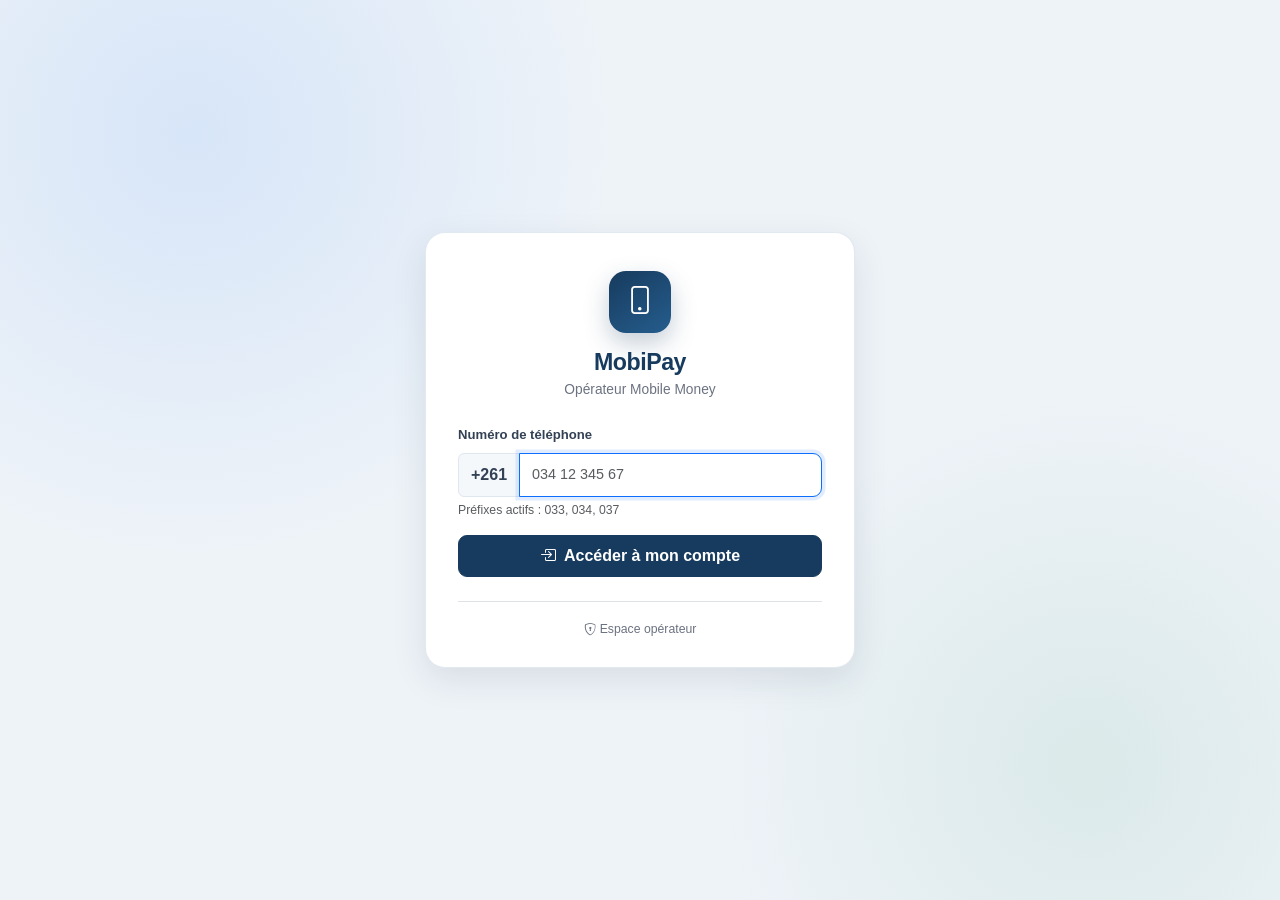
<file: TEMPLATES/index.html>
<!doctype html>
<html lang="fr">
<head>
  <meta charset="utf-8">
  <meta name="viewport" content="width=device-width, initial-scale=1">
  <meta name="description" content="Prototype HTML Bootstrap d'un opérateur Mobile Money">
  <title>Connexion | MobiPay</title>
  <link href="https://cdn.jsdelivr.net/npm/bootstrap@5.3.3/dist/css/bootstrap.min.css" rel="stylesheet">
  <link href="https://cdn.jsdelivr.net/npm/bootstrap-icons@1.11.3/font/bootstrap-icons.min.css" rel="stylesheet">
  <link href="assets/css/style.css" rel="stylesheet">
</head>
<body data-page="login" class="">

<main class="login-page">
  <section class="login-card" aria-labelledby="login-title">
    <div class="text-center mb-4">
      <div class="brand-mark"><i class="bi bi-phone"></i></div>
      <div class="brand-name" id="login-title">MobiPay</div>
      <div class="brand-subtitle">Opérateur Mobile Money</div>
    </div>

    <form id="login-form" novalidate>
      <div class="mb-3">
        <label class="form-label" for="phone">Numéro de téléphone</label>
        <div class="input-group">
          <span class="input-group-text">+261</span>
          <input class="form-control" id="phone" type="tel" inputmode="numeric" placeholder="034 12 345 67" maxlength="14" autocomplete="tel" required autofocus>
        </div>
        <div id="prefix-hint" class="form-text">Préfixes actifs : 033, 034, 037</div>
        <div id="phone-error" class="small text-danger mt-2 d-none" role="alert"></div>
      </div>

      <button class="btn btn-mp w-100" type="submit">
        <i class="bi bi-box-arrow-in-right me-2"></i>Accéder à mon compte
      </button>
    </form>

    <div class="text-center border-top mt-4 pt-3">
      <a class="small text-decoration-none text-mp-muted" href="admin/dashboard.html">
        <i class="bi bi-shield-lock me-1"></i>Espace opérateur
      </a>
    </div>
  </section>
</main>

  <script src="https://cdn.jsdelivr.net/npm/bootstrap@5.3.3/dist/js/bootstrap.bundle.min.js"></script>
  <script src="assets/js/app.js"></script>
</body>
</html>
</file>
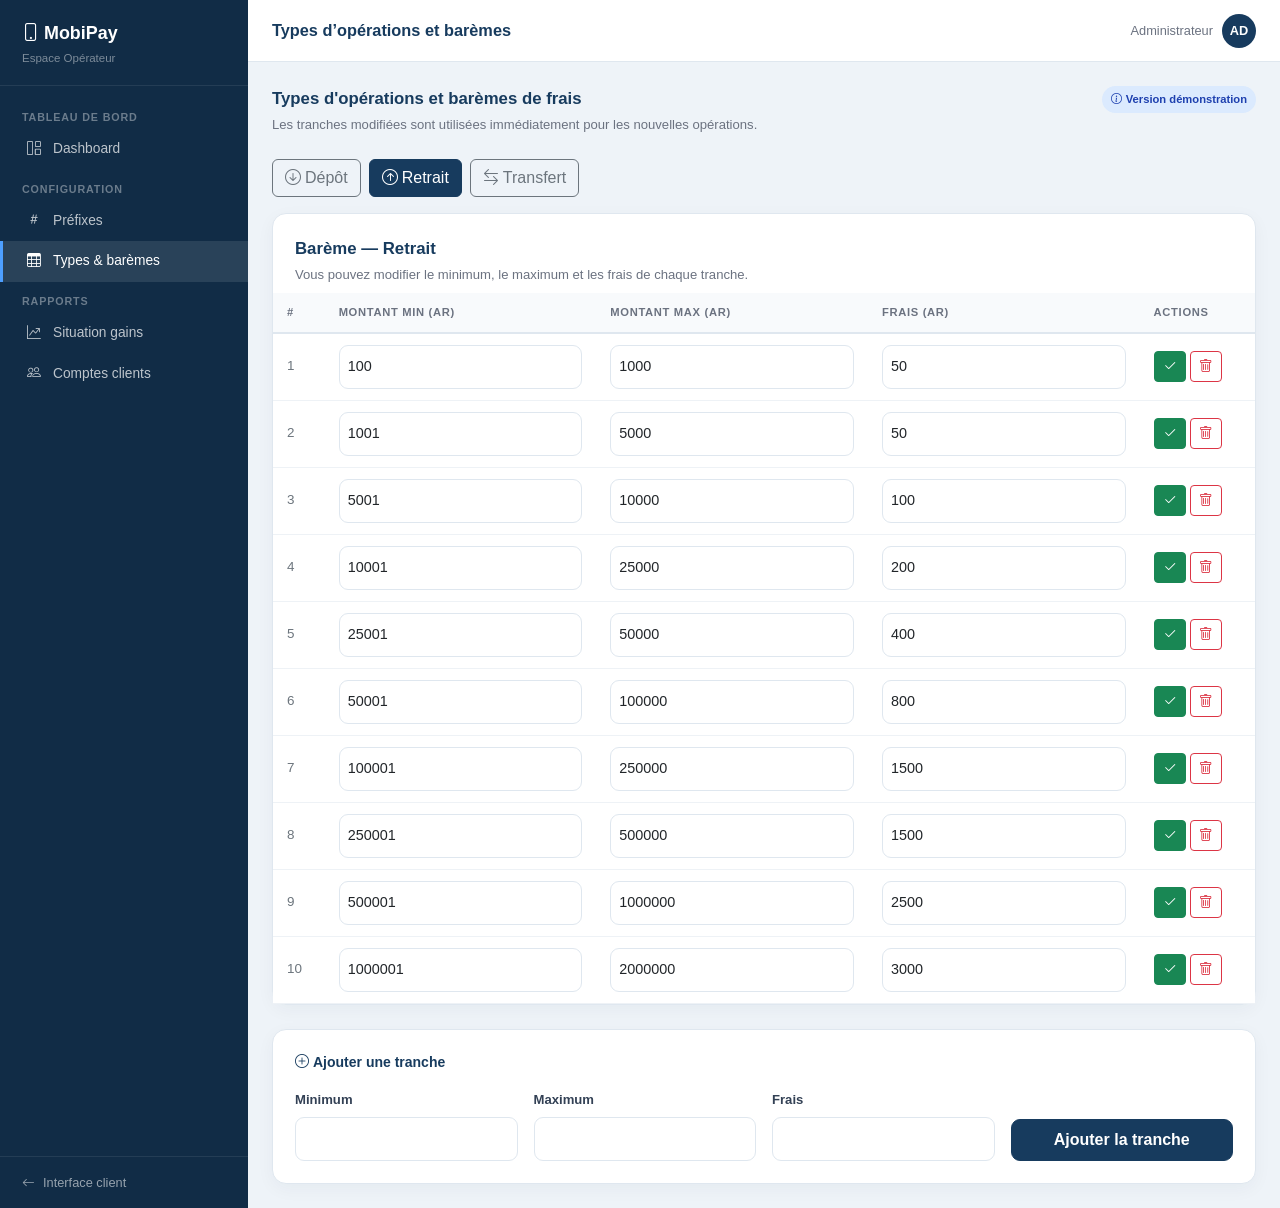
<file: TEMPLATES/admin/baremes.html>
<!doctype html>
<html lang="fr">
<head>
  <meta charset="utf-8">
  <meta name="viewport" content="width=device-width, initial-scale=1">
  <meta name="description" content="Prototype HTML Bootstrap d'un opérateur Mobile Money">
  <title>Types et barèmes | MobiPay</title>
  <link href="https://cdn.jsdelivr.net/npm/bootstrap@5.3.3/dist/css/bootstrap.min.css" rel="stylesheet">
  <link href="https://cdn.jsdelivr.net/npm/bootstrap-icons@1.11.3/font/bootstrap-icons.min.css" rel="stylesheet">
  <link href="../assets/css/style.css" rel="stylesheet">
</head>
<body data-page="admin-baremes" class="">

<div class="admin-layout">
  
<aside class="admin-sidebar">
  <div class="admin-logo"><strong><i class="bi bi-phone me-1"></i>MobiPay</strong><small>Espace Opérateur</small></div>
  <nav class="admin-nav">
    <div class="admin-nav-label">Tableau de bord</div>
    <a href="dashboard.html" class=""><i class="bi bi-grid-1x2"></i>Dashboard</a>
    <div class="admin-nav-label">Configuration</div>
    <a href="prefixes.html" class=""><i class="bi bi-hash"></i>Préfixes</a>
    <a href="baremes.html" class="active"><i class="bi bi-table"></i>Types & barèmes</a>
    <div class="admin-nav-label">Rapports</div>
    <a href="gains.html" class=""><i class="bi bi-graph-up-arrow"></i>Situation gains</a>
    <a href="comptes.html" class=""><i class="bi bi-people"></i>Comptes clients</a>
  </nav>
  <div class="admin-sidebar-footer"><a href="../index.html"><i class="bi bi-arrow-left me-2"></i>Interface client</a></div>
</aside>
  <div class="sidebar-backdrop" data-sidebar-toggle></div>
  <div class="admin-main">
    <header class="admin-topbar">
      <div class="d-flex align-items-center gap-2">
        <button class="btn btn-sm btn-outline-secondary sidebar-toggle" type="button" data-sidebar-toggle aria-label="Ouvrir le menu"><i class="bi bi-list"></i></button>
        <div class="admin-page-title">Types d’opérations et barèmes</div>
      </div>
      <div class="admin-user"><span>Administrateur</span><div class="admin-avatar">AD</div></div>
    </header>
    <main class="admin-content">
<div class="d-flex flex-wrap align-items-start justify-content-between gap-3 mb-4">
  <div><div class="mp-section-title">Types d'opérations et barèmes de frais</div><div class="mp-section-subtitle mt-1">Les tranches modifiées sont utilisées immédiatement pour les nouvelles opérations.</div></div>
  <span class="badge-soft-primary"><i class="bi bi-info-circle"></i>Version démonstration</span>
</div>
<div class="d-flex flex-wrap gap-2 mb-3">
  <button class="btn btn-outline-secondary month-button" data-operation-tab="depot"><i class="bi bi-arrow-down-circle me-1"></i>Dépôt</button>
  <button class="btn btn-outline-secondary month-button active" data-operation-tab="retrait"><i class="bi bi-arrow-up-circle me-1"></i>Retrait</button>
  <button class="btn btn-outline-secondary month-button" data-operation-tab="transfert"><i class="bi bi-arrow-left-right me-1"></i>Transfert</button>
</div>
<section class="mp-card mb-4">
  <div class="mp-card-body pb-2"><div id="scale-title" class="mp-section-title">Barème — Retrait</div><div class="mp-section-subtitle mt-1">Vous pouvez modifier le minimum, le maximum et les frais de chaque tranche.</div></div>
  <div class="table-responsive"><table class="table table-mp align-middle"><thead><tr><th>#</th><th>Montant min (Ar)</th><th>Montant max (Ar)</th><th>Frais (Ar)</th><th>Actions</th></tr></thead><tbody id="scale-table-body"></tbody></table></div>
</section>
<section class="mp-card">
  <div class="mp-card-body">
    <div class="fw-bold text-mp-primary mb-3"><i class="bi bi-plus-circle me-1"></i>Ajouter une tranche</div>
    <form id="scale-add-form" class="row g-3 align-items-end">
      <div class="col-md-3"><label class="form-label" for="scale-min">Minimum</label><input class="form-control" id="scale-min" type="number" min="0" required></div>
      <div class="col-md-3"><label class="form-label" for="scale-max">Maximum</label><input class="form-control" id="scale-max" type="number" min="0" required></div>
      <div class="col-md-3"><label class="form-label" for="scale-fee">Frais</label><input class="form-control" id="scale-fee" type="number" min="0" required></div>
      <div class="col-md-3 d-grid"><button class="btn btn-mp" type="submit">Ajouter la tranche</button></div>
    </form>
  </div>
</section>
</main>
  </div>
</div>
  <script src="https://cdn.jsdelivr.net/npm/bootstrap@5.3.3/dist/js/bootstrap.bundle.min.js"></script>
  <script src="../assets/js/app.js"></script>
</body>
</html>
</file>
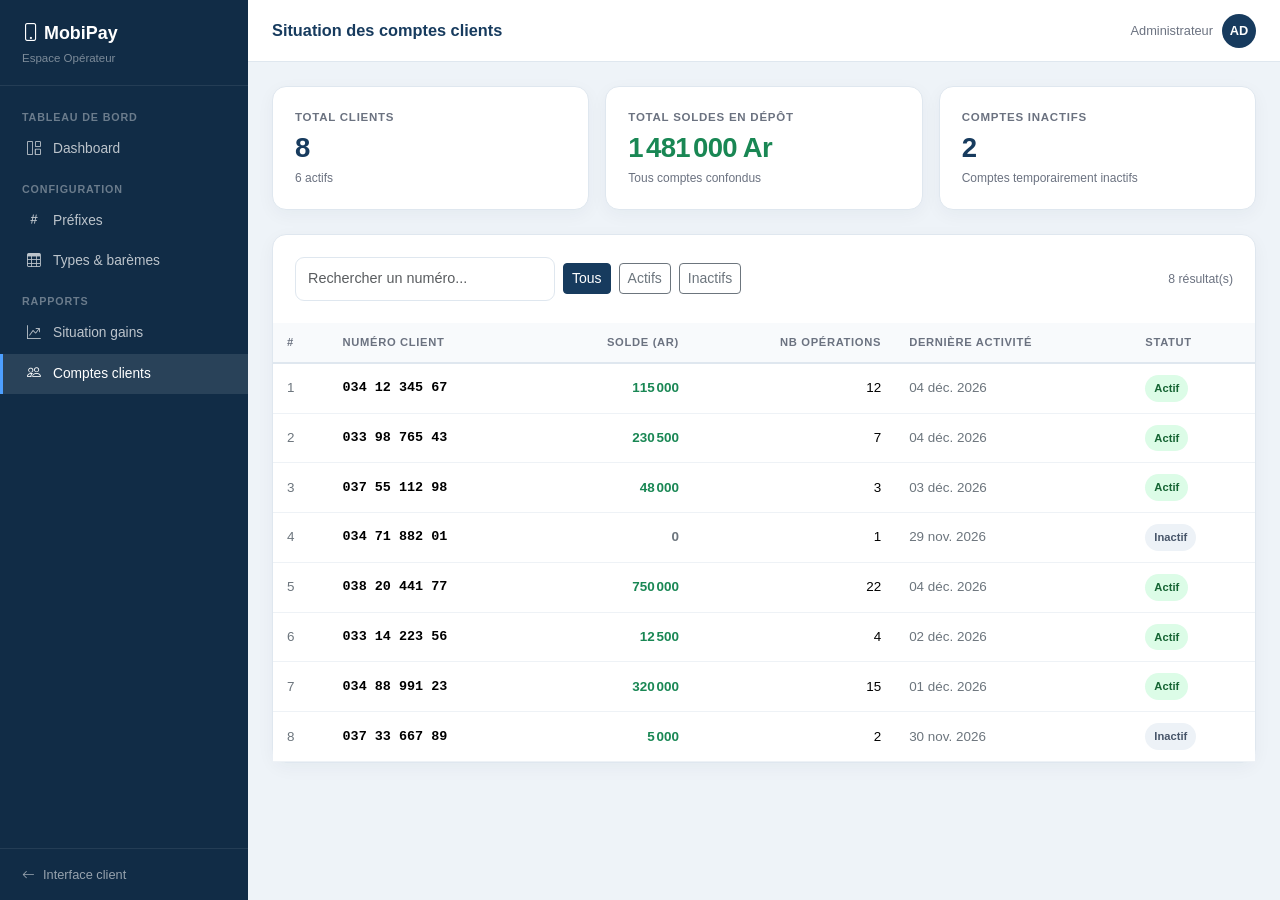
<file: TEMPLATES/admin/comptes.html>
<!doctype html>
<html lang="fr">
<head>
  <meta charset="utf-8">
  <meta name="viewport" content="width=device-width, initial-scale=1">
  <meta name="description" content="Prototype HTML Bootstrap d'un opérateur Mobile Money">
  <title>Situation des comptes clients | MobiPay</title>
  <link href="https://cdn.jsdelivr.net/npm/bootstrap@5.3.3/dist/css/bootstrap.min.css" rel="stylesheet">
  <link href="https://cdn.jsdelivr.net/npm/bootstrap-icons@1.11.3/font/bootstrap-icons.min.css" rel="stylesheet">
  <link href="../assets/css/style.css" rel="stylesheet">
</head>
<body data-page="admin-comptes" class="">

<div class="admin-layout">
  
<aside class="admin-sidebar">
  <div class="admin-logo"><strong><i class="bi bi-phone me-1"></i>MobiPay</strong><small>Espace Opérateur</small></div>
  <nav class="admin-nav">
    <div class="admin-nav-label">Tableau de bord</div>
    <a href="dashboard.html" class=""><i class="bi bi-grid-1x2"></i>Dashboard</a>
    <div class="admin-nav-label">Configuration</div>
    <a href="prefixes.html" class=""><i class="bi bi-hash"></i>Préfixes</a>
    <a href="baremes.html" class=""><i class="bi bi-table"></i>Types & barèmes</a>
    <div class="admin-nav-label">Rapports</div>
    <a href="gains.html" class=""><i class="bi bi-graph-up-arrow"></i>Situation gains</a>
    <a href="comptes.html" class="active"><i class="bi bi-people"></i>Comptes clients</a>
  </nav>
  <div class="admin-sidebar-footer"><a href="../index.html"><i class="bi bi-arrow-left me-2"></i>Interface client</a></div>
</aside>
  <div class="sidebar-backdrop" data-sidebar-toggle></div>
  <div class="admin-main">
    <header class="admin-topbar">
      <div class="d-flex align-items-center gap-2">
        <button class="btn btn-sm btn-outline-secondary sidebar-toggle" type="button" data-sidebar-toggle aria-label="Ouvrir le menu"><i class="bi bi-list"></i></button>
        <div class="admin-page-title">Situation des comptes clients</div>
      </div>
      <div class="admin-user"><span>Administrateur</span><div class="admin-avatar">AD</div></div>
    </header>
    <main class="admin-content">
<div class="row g-3 mb-4">
  <div class="col-md-4"><section class="mp-card mp-card-body h-100"><div class="stat-label">Total clients</div><div id="clients-total" class="stat-value">0</div><div id="clients-active" class="stat-sub">0 actifs</div></section></div>
  <div class="col-md-4"><section class="mp-card mp-card-body stat-success h-100"><div class="stat-label">Total soldes en dépôt</div><div id="clients-balances" class="stat-value">0 Ar</div><div class="stat-sub">Tous comptes confondus</div></section></div>
  <div class="col-md-4"><section class="mp-card mp-card-body h-100"><div class="stat-label">Comptes inactifs</div><div id="clients-inactive" class="stat-value">0</div><div class="stat-sub">Comptes temporairement inactifs</div></section></div>
</div>
<section class="mp-card">
  <div class="mp-card-body d-flex flex-wrap align-items-center gap-2">
    <input id="client-search" class="form-control" style="max-width:260px" placeholder="Rechercher un numéro...">
    <button class="btn btn-sm btn-outline-secondary month-button active" data-client-status="tous">Tous</button>
    <button class="btn btn-sm btn-outline-secondary month-button" data-client-status="actif">Actifs</button>
    <button class="btn btn-sm btn-outline-secondary month-button" data-client-status="inactif">Inactifs</button>
    <span id="clients-count" class="ms-auto small text-mp-muted">0 résultat</span>
  </div>
  <div class="table-responsive"><table class="table table-mp align-middle"><thead><tr><th>#</th><th>Numéro client</th><th class="text-end">Solde (Ar)</th><th class="text-end">Nb opérations</th><th>Dernière activité</th><th>Statut</th></tr></thead><tbody id="client-table-body"></tbody></table></div>
</section>
</main>
  </div>
</div>
  <script src="https://cdn.jsdelivr.net/npm/bootstrap@5.3.3/dist/js/bootstrap.bundle.min.js"></script>
  <script src="../assets/js/app.js"></script>
</body>
</html>
</file>
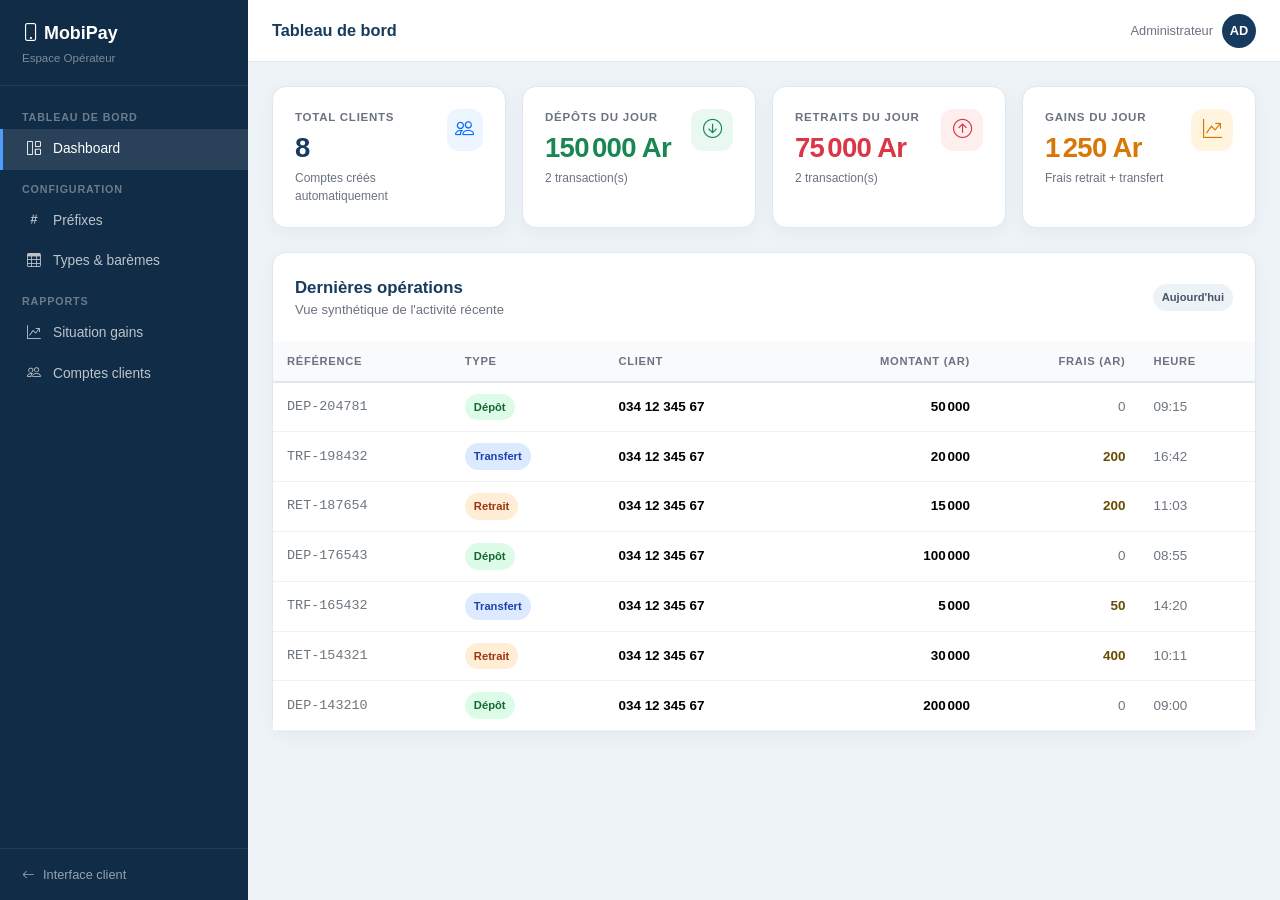
<file: TEMPLATES/admin/dashboard.html>
<!doctype html>
<html lang="fr">
<head>
  <meta charset="utf-8">
  <meta name="viewport" content="width=device-width, initial-scale=1">
  <meta name="description" content="Prototype HTML Bootstrap d'un opérateur Mobile Money">
  <title>Tableau de bord | MobiPay</title>
  <link href="https://cdn.jsdelivr.net/npm/bootstrap@5.3.3/dist/css/bootstrap.min.css" rel="stylesheet">
  <link href="https://cdn.jsdelivr.net/npm/bootstrap-icons@1.11.3/font/bootstrap-icons.min.css" rel="stylesheet">
  <link href="../assets/css/style.css" rel="stylesheet">
</head>
<body data-page="admin-dashboard" class="">

<div class="admin-layout">
  
<aside class="admin-sidebar">
  <div class="admin-logo"><strong><i class="bi bi-phone me-1"></i>MobiPay</strong><small>Espace Opérateur</small></div>
  <nav class="admin-nav">
    <div class="admin-nav-label">Tableau de bord</div>
    <a href="dashboard.html" class="active"><i class="bi bi-grid-1x2"></i>Dashboard</a>
    <div class="admin-nav-label">Configuration</div>
    <a href="prefixes.html" class=""><i class="bi bi-hash"></i>Préfixes</a>
    <a href="baremes.html" class=""><i class="bi bi-table"></i>Types & barèmes</a>
    <div class="admin-nav-label">Rapports</div>
    <a href="gains.html" class=""><i class="bi bi-graph-up-arrow"></i>Situation gains</a>
    <a href="comptes.html" class=""><i class="bi bi-people"></i>Comptes clients</a>
  </nav>
  <div class="admin-sidebar-footer"><a href="../index.html"><i class="bi bi-arrow-left me-2"></i>Interface client</a></div>
</aside>
  <div class="sidebar-backdrop" data-sidebar-toggle></div>
  <div class="admin-main">
    <header class="admin-topbar">
      <div class="d-flex align-items-center gap-2">
        <button class="btn btn-sm btn-outline-secondary sidebar-toggle" type="button" data-sidebar-toggle aria-label="Ouvrir le menu"><i class="bi bi-list"></i></button>
        <div class="admin-page-title">Tableau de bord</div>
      </div>
      <div class="admin-user"><span>Administrateur</span><div class="admin-avatar">AD</div></div>
    </header>
    <main class="admin-content">
<div class="row g-3 mb-4">
  <div class="col-sm-6 col-xl-3"><section class="mp-card mp-card-body h-100"><div class="d-flex justify-content-between"><div><div class="stat-label">Total clients</div><div id="stat-clients" class="stat-value">0</div><div class="stat-sub">Comptes créés automatiquement</div></div><div class="stat-icon"><i class="bi bi-people"></i></div></div></section></div>
  <div class="col-sm-6 col-xl-3"><section class="mp-card mp-card-body h-100 stat-success"><div class="d-flex justify-content-between"><div><div class="stat-label">Dépôts du jour</div><div id="stat-deposits" class="stat-value">0 Ar</div><div id="stat-deposits-sub" class="stat-sub">0 transaction</div></div><div class="stat-icon"><i class="bi bi-arrow-down-circle"></i></div></div></section></div>
  <div class="col-sm-6 col-xl-3"><section class="mp-card mp-card-body h-100 stat-danger"><div class="d-flex justify-content-between"><div><div class="stat-label">Retraits du jour</div><div id="stat-withdrawals" class="stat-value">0 Ar</div><div id="stat-withdrawals-sub" class="stat-sub">0 transaction</div></div><div class="stat-icon"><i class="bi bi-arrow-up-circle"></i></div></div></section></div>
  <div class="col-sm-6 col-xl-3"><section class="mp-card mp-card-body h-100 stat-warning"><div class="d-flex justify-content-between"><div><div class="stat-label">Gains du jour</div><div id="stat-gains" class="stat-value">0 Ar</div><div class="stat-sub">Frais retrait + transfert</div></div><div class="stat-icon"><i class="bi bi-graph-up-arrow"></i></div></div></section></div>
</div>
<section class="mp-card">
  <div class="mp-card-body d-flex align-items-center justify-content-between gap-3"><div><div class="mp-section-title">Dernières opérations</div><div class="mp-section-subtitle">Vue synthétique de l'activité récente</div></div><span class="badge-soft-secondary">Aujourd'hui</span></div>
  <div class="table-responsive"><table class="table table-mp align-middle"><thead><tr><th>Référence</th><th>Type</th><th>Client</th><th class="text-end">Montant (Ar)</th><th class="text-end">Frais (Ar)</th><th>Heure</th></tr></thead><tbody id="admin-recent-operations"></tbody></table></div>
</section>
</main>
  </div>
</div>
  <script src="https://cdn.jsdelivr.net/npm/bootstrap@5.3.3/dist/js/bootstrap.bundle.min.js"></script>
  <script src="../assets/js/app.js"></script>
</body>
</html>
</file>
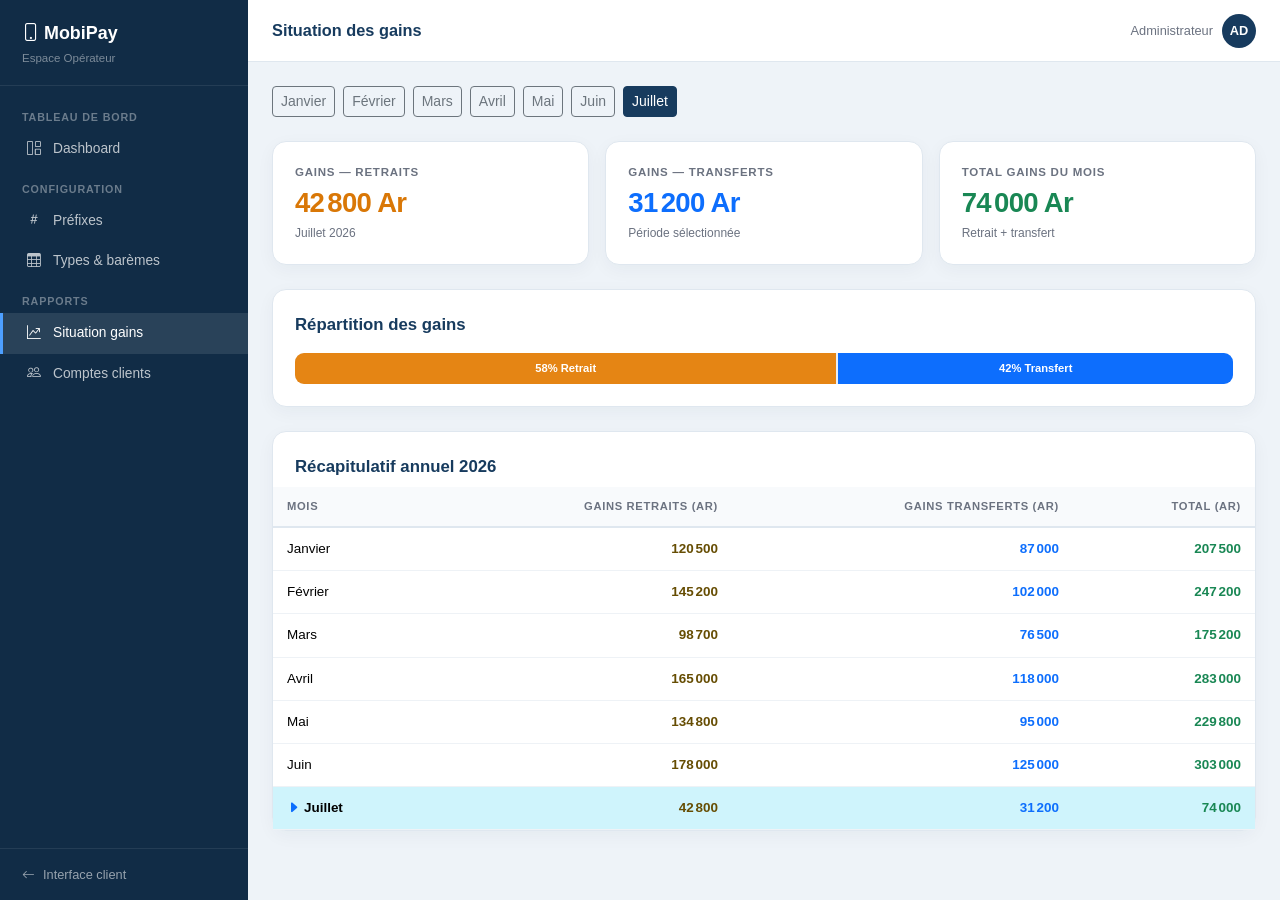
<file: TEMPLATES/admin/gains.html>
<!doctype html>
<html lang="fr">
<head>
  <meta charset="utf-8">
  <meta name="viewport" content="width=device-width, initial-scale=1">
  <meta name="description" content="Prototype HTML Bootstrap d'un opérateur Mobile Money">
  <title>Situation des gains | MobiPay</title>
  <link href="https://cdn.jsdelivr.net/npm/bootstrap@5.3.3/dist/css/bootstrap.min.css" rel="stylesheet">
  <link href="https://cdn.jsdelivr.net/npm/bootstrap-icons@1.11.3/font/bootstrap-icons.min.css" rel="stylesheet">
  <link href="../assets/css/style.css" rel="stylesheet">
</head>
<body data-page="admin-gains" class="">

<div class="admin-layout">
  
<aside class="admin-sidebar">
  <div class="admin-logo"><strong><i class="bi bi-phone me-1"></i>MobiPay</strong><small>Espace Opérateur</small></div>
  <nav class="admin-nav">
    <div class="admin-nav-label">Tableau de bord</div>
    <a href="dashboard.html" class=""><i class="bi bi-grid-1x2"></i>Dashboard</a>
    <div class="admin-nav-label">Configuration</div>
    <a href="prefixes.html" class=""><i class="bi bi-hash"></i>Préfixes</a>
    <a href="baremes.html" class=""><i class="bi bi-table"></i>Types & barèmes</a>
    <div class="admin-nav-label">Rapports</div>
    <a href="gains.html" class="active"><i class="bi bi-graph-up-arrow"></i>Situation gains</a>
    <a href="comptes.html" class=""><i class="bi bi-people"></i>Comptes clients</a>
  </nav>
  <div class="admin-sidebar-footer"><a href="../index.html"><i class="bi bi-arrow-left me-2"></i>Interface client</a></div>
</aside>
  <div class="sidebar-backdrop" data-sidebar-toggle></div>
  <div class="admin-main">
    <header class="admin-topbar">
      <div class="d-flex align-items-center gap-2">
        <button class="btn btn-sm btn-outline-secondary sidebar-toggle" type="button" data-sidebar-toggle aria-label="Ouvrir le menu"><i class="bi bi-list"></i></button>
        <div class="admin-page-title">Situation des gains</div>
      </div>
      <div class="admin-user"><span>Administrateur</span><div class="admin-avatar">AD</div></div>
    </header>
    <main class="admin-content">
<div class="d-flex flex-wrap gap-2 mb-4"><button class="btn btn-sm btn-outline-secondary month-button" data-month="Janvier">Janvier</button><button class="btn btn-sm btn-outline-secondary month-button" data-month="Février">Février</button><button class="btn btn-sm btn-outline-secondary month-button" data-month="Mars">Mars</button><button class="btn btn-sm btn-outline-secondary month-button" data-month="Avril">Avril</button><button class="btn btn-sm btn-outline-secondary month-button" data-month="Mai">Mai</button><button class="btn btn-sm btn-outline-secondary month-button" data-month="Juin">Juin</button><button class="btn btn-sm btn-outline-secondary month-button" data-month="Juillet">Juillet</button></div>
<div class="row g-3 mb-4">
  <div class="col-md-4"><section class="mp-card mp-card-body stat-warning h-100"><div class="stat-label">Gains — Retraits</div><div id="gain-withdrawal" class="stat-value">0 Ar</div><div id="gain-period-label" class="stat-sub">Juillet 2026</div></section></div>
  <div class="col-md-4"><section class="mp-card mp-card-body h-100"><div class="stat-label">Gains — Transferts</div><div id="gain-transfer" class="stat-value text-primary">0 Ar</div><div class="stat-sub">Période sélectionnée</div></section></div>
  <div class="col-md-4"><section class="mp-card mp-card-body stat-success h-100"><div class="stat-label">Total gains du mois</div><div id="gain-total" class="stat-value">0 Ar</div><div class="stat-sub">Retrait + transfert</div></section></div>
</div>
<section class="mp-card mb-4"><div class="mp-card-body"><div class="mp-section-title mb-3">Répartition des gains</div><div class="gain-bar"><div id="gain-bar-withdrawal" class="gain-withdraw">0%</div><div id="gain-bar-transfer" class="gain-transfer">0%</div></div></div></section>
<section class="mp-card"><div class="mp-card-body pb-2"><div class="mp-section-title">Récapitulatif annuel 2026</div></div><div class="table-responsive"><table class="table table-mp align-middle"><thead><tr><th>Mois</th><th class="text-end">Gains retraits (Ar)</th><th class="text-end">Gains transferts (Ar)</th><th class="text-end">Total (Ar)</th></tr></thead><tbody id="gain-table-body"></tbody></table></div></section>
</main>
  </div>
</div>
  <script src="https://cdn.jsdelivr.net/npm/bootstrap@5.3.3/dist/js/bootstrap.bundle.min.js"></script>
  <script src="../assets/js/app.js"></script>
</body>
</html>
</file>
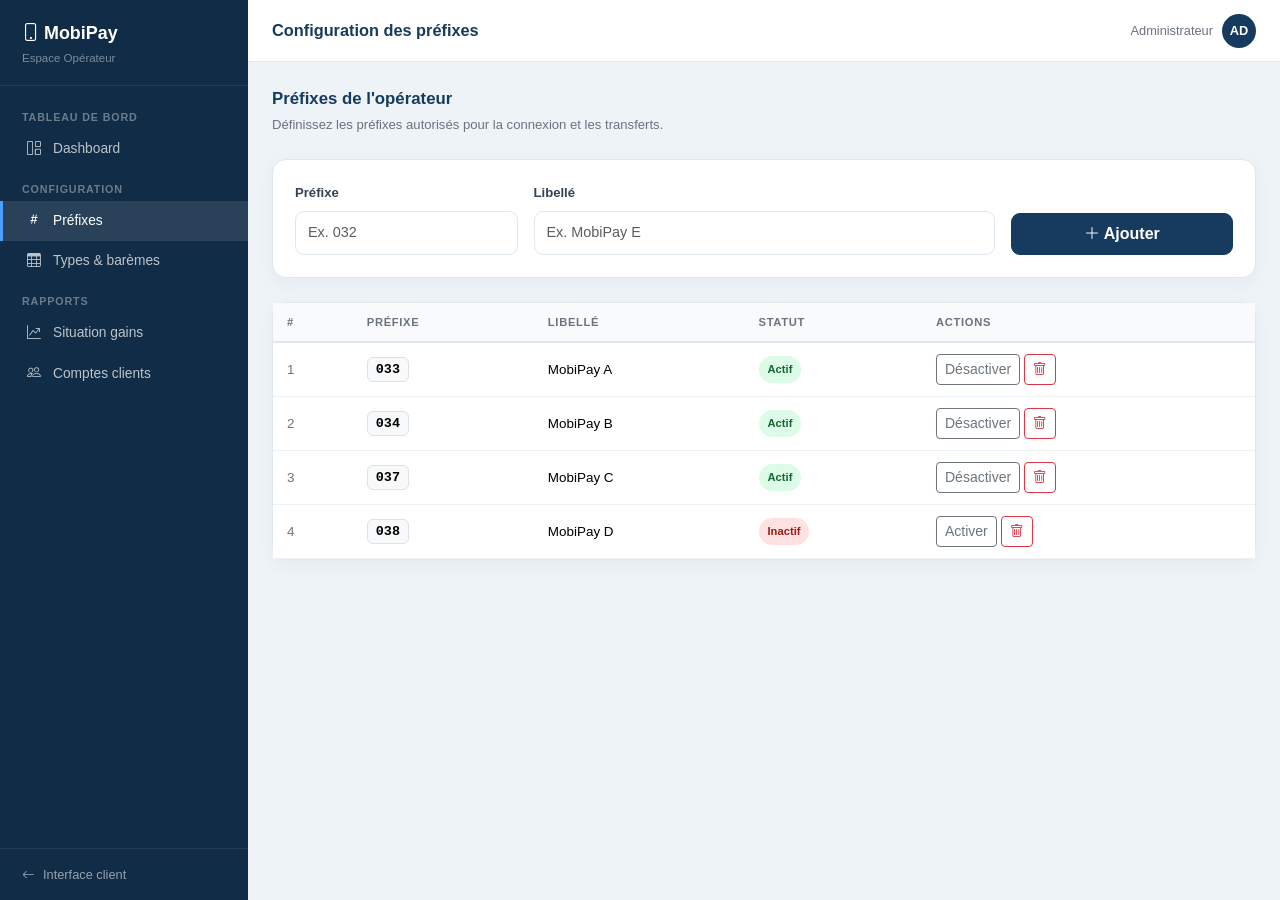
<file: TEMPLATES/admin/prefixes.html>
<!doctype html>
<html lang="fr">
<head>
  <meta charset="utf-8">
  <meta name="viewport" content="width=device-width, initial-scale=1">
  <meta name="description" content="Prototype HTML Bootstrap d'un opérateur Mobile Money">
  <title>Configuration des préfixes | MobiPay</title>
  <link href="https://cdn.jsdelivr.net/npm/bootstrap@5.3.3/dist/css/bootstrap.min.css" rel="stylesheet">
  <link href="https://cdn.jsdelivr.net/npm/bootstrap-icons@1.11.3/font/bootstrap-icons.min.css" rel="stylesheet">
  <link href="../assets/css/style.css" rel="stylesheet">
</head>
<body data-page="admin-prefixes" class="">

<div class="admin-layout">
  
<aside class="admin-sidebar">
  <div class="admin-logo"><strong><i class="bi bi-phone me-1"></i>MobiPay</strong><small>Espace Opérateur</small></div>
  <nav class="admin-nav">
    <div class="admin-nav-label">Tableau de bord</div>
    <a href="dashboard.html" class=""><i class="bi bi-grid-1x2"></i>Dashboard</a>
    <div class="admin-nav-label">Configuration</div>
    <a href="prefixes.html" class="active"><i class="bi bi-hash"></i>Préfixes</a>
    <a href="baremes.html" class=""><i class="bi bi-table"></i>Types & barèmes</a>
    <div class="admin-nav-label">Rapports</div>
    <a href="gains.html" class=""><i class="bi bi-graph-up-arrow"></i>Situation gains</a>
    <a href="comptes.html" class=""><i class="bi bi-people"></i>Comptes clients</a>
  </nav>
  <div class="admin-sidebar-footer"><a href="../index.html"><i class="bi bi-arrow-left me-2"></i>Interface client</a></div>
</aside>
  <div class="sidebar-backdrop" data-sidebar-toggle></div>
  <div class="admin-main">
    <header class="admin-topbar">
      <div class="d-flex align-items-center gap-2">
        <button class="btn btn-sm btn-outline-secondary sidebar-toggle" type="button" data-sidebar-toggle aria-label="Ouvrir le menu"><i class="bi bi-list"></i></button>
        <div class="admin-page-title">Configuration des préfixes</div>
      </div>
      <div class="admin-user"><span>Administrateur</span><div class="admin-avatar">AD</div></div>
    </header>
    <main class="admin-content">
<div class="d-flex flex-wrap align-items-start justify-content-between gap-3 mb-4">
  <div><div class="mp-section-title">Préfixes de l'opérateur</div><div class="mp-section-subtitle mt-1">Définissez les préfixes autorisés pour la connexion et les transferts.</div></div>
</div>
<section class="mp-card mb-4">
  <div class="mp-card-body">
    <form id="prefix-form" class="row g-3 align-items-end">
      <div class="col-sm-3"><label class="form-label" for="new-prefix">Préfixe</label><input class="form-control" id="new-prefix" inputmode="numeric" maxlength="3" placeholder="Ex. 032" required></div>
      <div class="col-sm-6"><label class="form-label" for="new-prefix-label">Libellé</label><input class="form-control" id="new-prefix-label" placeholder="Ex. MobiPay E" required></div>
      <div class="col-sm-3 d-grid"><button class="btn btn-mp" type="submit"><i class="bi bi-plus-lg me-1"></i>Ajouter</button></div>
    </form>
  </div>
</section>
<section class="mp-card">
  <div class="table-responsive"><table class="table table-mp align-middle"><thead><tr><th>#</th><th>Préfixe</th><th>Libellé</th><th>Statut</th><th>Actions</th></tr></thead><tbody id="prefix-table-body"></tbody></table></div>
</section>
</main>
  </div>
</div>
  <script src="https://cdn.jsdelivr.net/npm/bootstrap@5.3.3/dist/js/bootstrap.bundle.min.js"></script>
  <script src="../assets/js/app.js"></script>
</body>
</html>
</file>
<file: TEMPLATES/assets/css/style.css>
/* =========================================================
   MobiPay - Template HTML / Bootstrap
   Projet final S4 Info & Design - Juillet 2026
   ========================================================= */

:root {
  --mp-primary: #173b5e;
  --mp-primary-dark: #102a43;
  --mp-primary-light: #255d8d;
  --mp-accent: #0d6efd;
  --mp-success: #198754;
  --mp-danger: #dc3545;
  --mp-warning: #f59e0b;
  --mp-bg: #eef3f8;
  --mp-card: #ffffff;
  --mp-text: #1f2937;
  --mp-muted: #6b7280;
  --mp-border: #dfe7ef;
  --mp-sidebar: #112c46;
  --mp-radius: 14px;
  --mp-shadow: 0 12px 34px rgba(18, 41, 63, .10);
}

* { box-sizing: border-box; }

html, body { min-height: 100%; }

body {
  margin: 0;
  color: var(--mp-text);
  background: var(--mp-bg);
  font-family: "Segoe UI", Roboto, Helvetica, Arial, sans-serif;
  font-size: 14px;
}

a { color: inherit; }

.text-mp-primary { color: var(--mp-primary) !important; }
.text-mp-muted { color: var(--mp-muted) !important; }
.bg-mp-primary { background: var(--mp-primary) !important; }

/* ---------- Login ---------- */
.login-page {
  min-height: 100vh;
  display: grid;
  place-items: center;
  padding: 24px;
  background:
    radial-gradient(circle at 15% 15%, rgba(13, 110, 253, .10), transparent 32%),
    radial-gradient(circle at 85% 85%, rgba(25, 135, 84, .09), transparent 28%),
    var(--mp-bg);
}

.login-card {
  width: min(100%, 430px);
  border: 1px solid rgba(223, 231, 239, .9);
  border-radius: 20px;
  background: #fff;
  box-shadow: var(--mp-shadow);
  padding: 38px 32px 28px;
}

.brand-mark {
  width: 62px;
  height: 62px;
  border-radius: 17px;
  display: grid;
  place-items: center;
  margin-inline: auto;
  color: #fff;
  background: linear-gradient(145deg, var(--mp-primary), var(--mp-primary-light));
  font-size: 28px;
  box-shadow: 0 10px 24px rgba(23, 59, 94, .25);
}

.brand-name {
  margin-top: 12px;
  font-size: 1.45rem;
  font-weight: 800;
  color: var(--mp-primary);
  letter-spacing: -.02em;
}

.brand-subtitle { color: var(--mp-muted); font-size: .86rem; }

.form-label { font-weight: 650; color: #334155; font-size: .82rem; }
.form-control, .form-select {
  min-height: 44px;
  border-color: var(--mp-border);
  border-radius: 9px;
  font-size: .9rem;
}
.form-control:focus, .form-select:focus {
  border-color: var(--mp-accent);
  box-shadow: 0 0 0 .22rem rgba(13, 110, 253, .12);
}
.input-group-text {
  border-color: var(--mp-border);
  background: #f5f8fb;
  font-weight: 700;
  color: #334155;
}

.btn-mp {
  --bs-btn-bg: var(--mp-primary);
  --bs-btn-border-color: var(--mp-primary);
  --bs-btn-hover-bg: var(--mp-primary-light);
  --bs-btn-hover-border-color: var(--mp-primary-light);
  --bs-btn-active-bg: var(--mp-primary-dark);
  --bs-btn-active-border-color: var(--mp-primary-dark);
  --bs-btn-color: #fff;
  --bs-btn-hover-color: #fff;
  min-height: 42px;
  font-weight: 700;
  border-radius: 9px;
}

/* ---------- Shared cards ---------- */
.mp-card {
  background: var(--mp-card);
  border: 1px solid var(--mp-border);
  border-radius: var(--mp-radius);
  box-shadow: 0 5px 18px rgba(18, 41, 63, .045);
}

.mp-card-body { padding: 20px; }
.mp-section-title { color: var(--mp-primary); font-size: 1.05rem; font-weight: 800; }
.mp-section-subtitle { color: var(--mp-muted); font-size: .82rem; }

.stat-label {
  color: var(--mp-muted);
  font-size: .72rem;
  font-weight: 800;
  letter-spacing: .065em;
  text-transform: uppercase;
}
.stat-value {
  margin-top: 6px;
  color: var(--mp-primary);
  font-size: clamp(1.25rem, 2.2vw, 1.72rem);
  font-weight: 800;
  line-height: 1.15;
  letter-spacing: -.025em;
}
.stat-sub { margin-top: 5px; color: var(--mp-muted); font-size: .75rem; }
.stat-icon {
  width: 42px;
  height: 42px;
  border-radius: 12px;
  display: grid;
  place-items: center;
  font-size: 1.2rem;
  background: #edf5ff;
  color: var(--mp-accent);
}
.stat-success .stat-value { color: var(--mp-success); }
.stat-success .stat-icon { color: var(--mp-success); background: #e9f8f0; }
.stat-warning .stat-value { color: #d97706; }
.stat-warning .stat-icon { color: #d97706; background: #fff5df; }
.stat-danger .stat-value { color: var(--mp-danger); }
.stat-danger .stat-icon { color: var(--mp-danger); background: #feeeee; }

/* ---------- Client mobile shell ---------- */
.client-page {
  min-height: 100vh;
  display: grid;
  place-items: center;
  padding: 18px;
  background:
    linear-gradient(130deg, rgba(23, 59, 94, .06), transparent 35%),
    var(--mp-bg);
}

.client-shell {
  width: min(100%, 430px);
  height: min(840px, calc(100vh - 36px));
  min-height: 650px;
  display: flex;
  flex-direction: column;
  overflow: hidden;
  background: #fff;
  border: 1px solid var(--mp-border);
  border-radius: 22px;
  box-shadow: 0 18px 48px rgba(17, 44, 70, .16);
}

.client-header {
  padding: 17px 20px 15px;
  color: #fff;
  background: linear-gradient(135deg, var(--mp-primary-dark), var(--mp-primary-light));
}
.client-brand { font-size: 1.03rem; font-weight: 800; }
.client-phone { opacity: .72; font-size: .74rem; }
.client-logout { color: rgba(255, 255, 255, .72); text-decoration: none; font-size: .78rem; }
.client-logout:hover { color: #fff; }

.client-content { flex: 1; overflow-y: auto; padding: 20px; background: #fff; }
.client-content::-webkit-scrollbar { width: 6px; }
.client-content::-webkit-scrollbar-thumb { background: #d7e0e9; border-radius: 10px; }

.client-nav {
  display: grid;
  grid-template-columns: repeat(5, 1fr);
  border-top: 1px solid var(--mp-border);
  background: #fff;
}
.client-nav a {
  min-width: 0;
  padding: 9px 2px 8px;
  display: flex;
  flex-direction: column;
  align-items: center;
  gap: 2px;
  color: var(--mp-muted);
  text-decoration: none;
  font-size: .64rem;
  font-weight: 650;
}
.client-nav a i { font-size: 1.13rem; }
.client-nav a:hover, .client-nav a.active { color: var(--mp-primary); background: #f7fafc; }

.balance-hero {
  position: relative;
  overflow: hidden;
  padding: 24px;
  border-radius: 16px;
  color: #fff;
  background: linear-gradient(135deg, var(--mp-primary), #2169a4);
  box-shadow: 0 12px 25px rgba(23, 59, 94, .18);
}
.balance-hero::after {
  content: "";
  position: absolute;
  width: 145px;
  height: 145px;
  right: -55px;
  top: -65px;
  border-radius: 50%;
  background: rgba(255, 255, 255, .08);
}
.balance-label { font-size: .76rem; opacity: .72; }
.balance-value { margin-top: 4px; font-size: 2rem; font-weight: 850; letter-spacing: -.035em; }
.balance-number { margin-top: 4px; font-size: .75rem; opacity: .66; }

.quick-action {
  width: 100%;
  border: 1px solid var(--mp-border);
  border-radius: 13px;
  padding: 14px 6px;
  display: flex;
  flex-direction: column;
  align-items: center;
  gap: 6px;
  color: var(--mp-text);
  background: #f8fafc;
  text-decoration: none;
  font-size: .76rem;
  font-weight: 750;
  transition: .18s ease;
}
.quick-action i { font-size: 1.35rem; }
.quick-action.deposit i { color: var(--mp-success); }
.quick-action.withdraw i { color: #d97706; }
.quick-action.transfer i { color: var(--mp-accent); }
.quick-action:hover {
  color: #fff;
  border-color: var(--mp-primary);
  background: var(--mp-primary);
  transform: translateY(-2px);
}
.quick-action:hover i { color: #fff; }

.operation-item {
  display: flex;
  align-items: center;
  justify-content: space-between;
  gap: 12px;
  padding: 12px 14px;
  border: 1px solid #edf1f5;
  border-radius: 11px;
  background: #fafcfe;
}
.operation-icon {
  width: 36px;
  height: 36px;
  display: grid;
  place-items: center;
  flex: 0 0 36px;
  border-radius: 10px;
  background: #edf5ff;
  color: var(--mp-accent);
  font-size: 1rem;
}
.operation-icon.deposit { background: #eaf8f0; color: var(--mp-success); }
.operation-icon.withdraw { background: #fff4e5; color: #d97706; }
.operation-icon.transfer { background: #eaf2ff; color: var(--mp-accent); }
.operation-name { font-size: .82rem; font-weight: 750; }
.operation-meta { color: var(--mp-muted); font-size: .7rem; }
.operation-amount { text-align: right; font-size: .86rem; font-weight: 800; white-space: nowrap; }
.amount-positive { color: var(--mp-success); }
.amount-negative { color: var(--mp-danger); }

.page-heading { margin-bottom: 18px; }
.page-heading h1 { margin: 0 0 4px; color: var(--mp-primary); font-size: 1.03rem; font-weight: 850; }
.page-heading p { margin: 0; color: var(--mp-muted); font-size: .79rem; }

.summary-box {
  padding: 14px 15px;
  border: 1px solid #bfdbfe;
  border-radius: 11px;
  background: #eff6ff;
  font-size: .81rem;
}
.summary-box.success { border-color: #b9e5cc; background: #effaf4; }
.summary-box.warning { border-color: #fed7aa; background: #fff7ed; }
.summary-row { display: flex; justify-content: space-between; gap: 12px; padding: 2px 0; }
.summary-total { margin-top: 5px; padding-top: 7px; border-top: 1px solid currentColor; font-weight: 800; }

.success-panel { text-align: center; padding: 30px 8px; }
.success-icon {
  width: 70px;
  height: 70px;
  margin: 0 auto 15px;
  display: grid;
  place-items: center;
  border-radius: 50%;
  background: #eaf8f0;
  color: var(--mp-success);
  font-size: 2.2rem;
}

.filter-pill {
  border: 1px solid var(--mp-border);
  border-radius: 999px;
  padding: 5px 11px;
  color: var(--mp-muted);
  background: #fff;
  font-size: .73rem;
  font-weight: 750;
}
.filter-pill:hover, .filter-pill.active { border-color: var(--mp-primary); color: #fff; background: var(--mp-primary); }

/* ---------- Admin shell ---------- */
.admin-layout { min-height: 100vh; display: flex; }
.admin-sidebar {
  width: 248px;
  min-height: 100vh;
  flex: 0 0 248px;
  display: flex;
  flex-direction: column;
  color: #fff;
  background: var(--mp-sidebar);
  transition: transform .2s ease;
  z-index: 1035;
}
.admin-logo { padding: 20px 22px 17px; border-bottom: 1px solid rgba(255, 255, 255, .08); }
.admin-logo strong { display: block; font-size: 1.12rem; }
.admin-logo small { color: rgba(255, 255, 255, .45); font-size: .72rem; }
.admin-nav { flex: 1; padding: 12px 0; }
.admin-nav-label {
  padding: 11px 22px 4px;
  color: rgba(255, 255, 255, .38);
  font-size: .67rem;
  font-weight: 800;
  letter-spacing: .08em;
  text-transform: uppercase;
}
.admin-nav a {
  display: flex;
  align-items: center;
  gap: 10px;
  padding: 10px 22px;
  border-left: 3px solid transparent;
  color: rgba(255, 255, 255, .72);
  text-decoration: none;
  font-size: .86rem;
  transition: .15s ease;
}
.admin-nav a i { width: 18px; text-align: center; }
.admin-nav a:hover { color: #fff; background: rgba(255, 255, 255, .06); }
.admin-nav a.active { color: #fff; border-left-color: #4d9fff; background: rgba(255, 255, 255, .10); }
.admin-sidebar-footer { padding: 15px 22px; border-top: 1px solid rgba(255, 255, 255, .08); }
.admin-sidebar-footer a { color: rgba(255, 255, 255, .56); text-decoration: none; font-size: .8rem; }
.admin-sidebar-footer a:hover { color: #fff; }

.admin-main { min-width: 0; flex: 1; display: flex; flex-direction: column; }
.admin-topbar {
  height: 62px;
  padding: 0 24px;
  display: flex;
  align-items: center;
  justify-content: space-between;
  gap: 16px;
  border-bottom: 1px solid var(--mp-border);
  background: #fff;
}
.admin-page-title { color: var(--mp-primary); font-size: 1.02rem; font-weight: 850; }
.admin-user { display: flex; align-items: center; gap: 9px; color: var(--mp-muted); font-size: .8rem; }
.admin-avatar {
  width: 34px;
  height: 34px;
  display: grid;
  place-items: center;
  border-radius: 50%;
  color: #fff;
  background: var(--mp-primary);
  font-weight: 800;
}
.admin-content { flex: 1; overflow: auto; padding: 24px; }
.sidebar-toggle { display: none; }
.sidebar-backdrop { display: none; }

/* ---------- Tables / badges ---------- */
.table-mp { margin-bottom: 0; font-size: .84rem; }
.table-mp thead th {
  padding: 11px 14px;
  border-bottom: 2px solid var(--mp-border);
  color: var(--mp-muted);
  background: #f8fafc;
  font-size: .7rem;
  font-weight: 850;
  letter-spacing: .06em;
  text-transform: uppercase;
  white-space: nowrap;
}
.table-mp tbody td, .table-mp tfoot td { padding: 11px 14px; border-color: #eef2f6; vertical-align: middle; }
.table-mp tbody tr:hover td { background: #fbfdff; }

.badge-soft-success { color: #166534; background: #dcfce7; }
.badge-soft-primary { color: #1e40af; background: #dbeafe; }
.badge-soft-warning { color: #9a3412; background: #ffedd5; }
.badge-soft-danger { color: #991b1b; background: #fee2e2; }
.badge-soft-secondary { color: #475569; background: #edf2f7; }
.badge-soft-success, .badge-soft-primary, .badge-soft-warning, .badge-soft-danger, .badge-soft-secondary {
  display: inline-flex;
  align-items: center;
  gap: 4px;
  padding: 5px 9px;
  border-radius: 999px;
  font-size: .7rem;
  font-weight: 750;
}

.month-button.active { color: #fff; border-color: var(--mp-primary); background: var(--mp-primary); }
.gain-bar { height: 31px; display: flex; gap: 2px; overflow: hidden; border-radius: 9px; background: #e9eef4; }
.gain-bar > div { min-width: 44px; display: grid; place-items: center; color: #fff; font-size: .7rem; font-weight: 800; }
.gain-withdraw { background: #e58514; }
.gain-transfer { background: var(--mp-accent); }

.empty-state { padding: 35px 12px; text-align: center; color: var(--mp-muted); }

/* ---------- Toast ---------- */
.app-toast {
  position: fixed;
  right: 20px;
  bottom: 20px;
  z-index: 2000;
  min-width: 260px;
  max-width: min(360px, calc(100vw - 40px));
  padding: 13px 15px;
  border-radius: 11px;
  color: #fff;
  background: var(--mp-primary-dark);
  box-shadow: 0 14px 36px rgba(0, 0, 0, .18);
  opacity: 0;
  transform: translateY(14px);
  pointer-events: none;
  transition: .2s ease;
}
.app-toast.show { opacity: 1; transform: translateY(0); }
.app-toast.success { background: #146c43; }
.app-toast.danger { background: #b02a37; }

@media (max-width: 991.98px) {
  .admin-sidebar {
    position: fixed;
    inset: 0 auto 0 0;
    transform: translateX(-100%);
    box-shadow: 12px 0 30px rgba(0, 0, 0, .2);
  }
  body.sidebar-open .admin-sidebar { transform: translateX(0); }
  .sidebar-toggle { display: inline-flex; }
  .sidebar-backdrop {
    position: fixed;
    inset: 0;
    z-index: 1030;
    background: rgba(15, 23, 42, .45);
  }
  body.sidebar-open .sidebar-backdrop { display: block; }
  .admin-content { padding: 18px; }
  .admin-topbar { padding: 0 17px; }
}

@media (max-width: 575.98px) {
  .login-card { padding: 30px 22px 24px; }
  .client-page { padding: 0; place-items: stretch; }
  .client-shell { width: 100%; height: 100vh; min-height: 100vh; border: 0; border-radius: 0; box-shadow: none; }
  .client-content { padding: 17px; }
  .admin-user span { display: none; }
  .admin-content { padding: 14px; }
  .mp-card-body { padding: 16px; }
}

/* =========================================================
   Affichage client responsive
   - Ordinateur/tablette paysage : menu vertical dans une sidebar
   - Téléphone : conservation de l'interface mobile avec menu inférieur
   ========================================================= */
@media (min-width: 768px) {
  .client-page {
    display: block;
    min-height: 100vh;
    padding: 0;
    background: var(--mp-bg);
  }

  .client-shell {
    width: 100%;
    max-width: none;
    height: 100vh;
    min-height: 100vh;
    display: grid;
    grid-template-columns: 260px minmax(0, 1fr);
    grid-template-rows: auto minmax(0, 1fr);
    grid-template-areas:
      "client-header client-content"
      "client-nav client-content";
    border: 0;
    border-radius: 0;
    box-shadow: none;
    background: var(--mp-bg);
  }

  .client-header {
    grid-area: client-header;
    padding: 28px 22px 22px;
    background: var(--mp-sidebar);
    border-bottom: 1px solid rgba(255, 255, 255, .08);
  }

  .client-header > .d-flex {
    display: block !important;
  }

  .client-brand {
    display: flex;
    align-items: center;
    gap: 10px;
    font-size: 1.2rem;
  }

  .client-brand i {
    width: 38px;
    height: 38px;
    display: grid;
    place-items: center;
    margin: 0 !important;
    border-radius: 11px;
    background: rgba(255, 255, 255, .10);
    font-size: 1.1rem;
  }

  .client-phone {
    margin: 12px 0 0 48px;
    font-size: .78rem;
  }

  .client-logout {
    display: inline-flex;
    align-items: center;
    margin: 20px 0 0 48px;
    padding: 7px 10px;
    border-radius: 8px;
    background: rgba(255, 255, 255, .07);
  }

  .client-logout:hover {
    background: rgba(255, 255, 255, .13);
  }

  .client-nav {
    grid-area: client-nav;
    display: flex;
    flex-direction: column;
    justify-content: flex-start;
    gap: 5px;
    padding: 14px 12px 22px;
    border-top: 0;
    background: var(--mp-sidebar);
  }

  .client-nav a {
    min-width: 0;
    padding: 11px 13px;
    flex-direction: row;
    justify-content: flex-start;
    gap: 11px;
    border-left: 3px solid transparent;
    border-radius: 9px;
    color: rgba(255, 255, 255, .68);
    font-size: .86rem;
    font-weight: 700;
  }

  .client-nav a i {
    width: 22px;
    text-align: center;
    font-size: 1.08rem;
  }

  .client-nav a:hover {
    color: #fff;
    background: rgba(255, 255, 255, .07);
  }

  .client-nav a.active {
    color: #fff;
    border-left-color: #62a9ff;
    background: rgba(255, 255, 255, .12);
  }

  .client-content {
    grid-area: client-content;
    padding: 32px;
    overflow-y: auto;
    background:
      radial-gradient(circle at 100% 0, rgba(13, 110, 253, .055), transparent 25%),
      var(--mp-bg);
  }

  .client-content-container {
    width: 100%;
    max-width: 1160px;
    margin: 0 auto;
  }

  body[data-page="client-depot"] .client-content-container,
  body[data-page="client-retrait"] .client-content-container,
  body[data-page="client-transfert"] .client-content-container {
    max-width: 760px;
  }

  body[data-page="client-historique"] .client-content-container {
    max-width: 980px;
  }

  .balance-hero {
    padding: 30px;
    border-radius: 18px;
  }

  .balance-value {
    font-size: 2.45rem;
  }

  .quick-action {
    min-height: 112px;
    justify-content: center;
    padding: 18px 12px;
    font-size: .86rem;
  }

  .quick-action i {
    font-size: 1.65rem;
  }

  .operation-item {
    padding: 14px 16px;
  }

  .page-heading h1 {
    font-size: 1.35rem;
  }

  .page-heading p {
    font-size: .88rem;
  }

  .mp-card-body {
    padding: 22px;
  }
}
</file>
